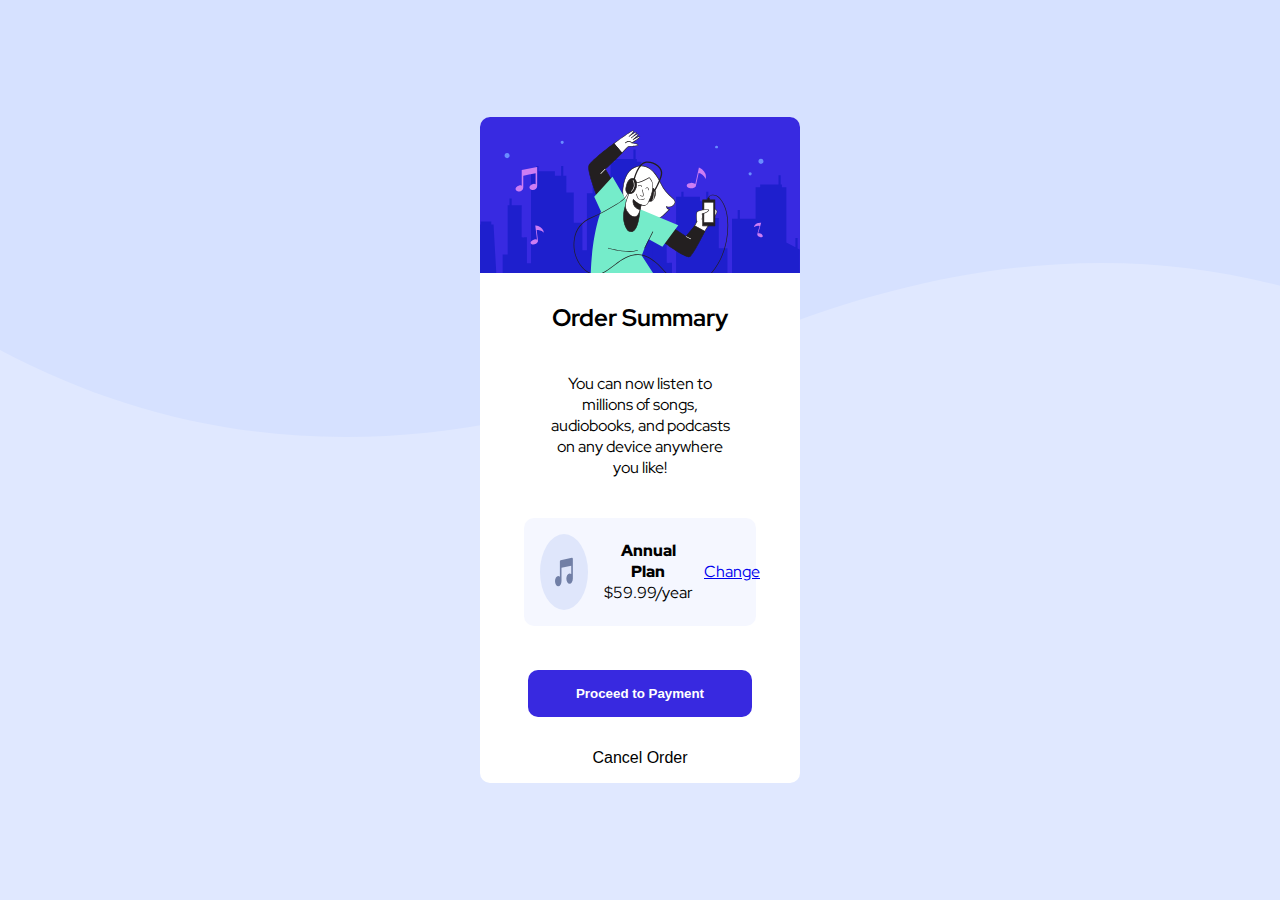
<file: order-summary-component-main/index.html>
<!DOCTYPE html>
<html lang="en">
<head>
  <meta charset="UTF-8">
  <meta name="viewport" content="width=device-width, initial-scale=1.0"> <!-- displays site properly based on user's device -->

  <link rel="icon" type="image/png" sizes="32x32" href="./images/favicon-32x32.png">
  <link rel="stylesheet" href="styles.css">


  <title>Frontend Mentor | Order summary card</title>

</head>
<body>
  <div class="container">
  <img src="images/illustration-hero.svg" class="image">
  <div class="summary">
    <h2>Order Summary</h2>

  <p class="paragraph">You can now listen to millions of songs, audiobooks, and podcasts on any
  device anywhere you like!</p>

  <div class="plan">
    <img src="images/icon-music.svg">
  <div class="price">
  <h2>Annual Plan</h2>
  <p>$59.99/year</p>
</div><!-- end price -->
  <div class="change">
  <a href="#">Change</a>
</div><!-- end change -->
</div><!-- end plan -->
</div> <!-- end summary -->

  <button class="proceed">Proceed to Payment</button>
  <button class="cancel">Cancel Order</button>
</div> <!-- end container -->

</body>
</html>
</file>
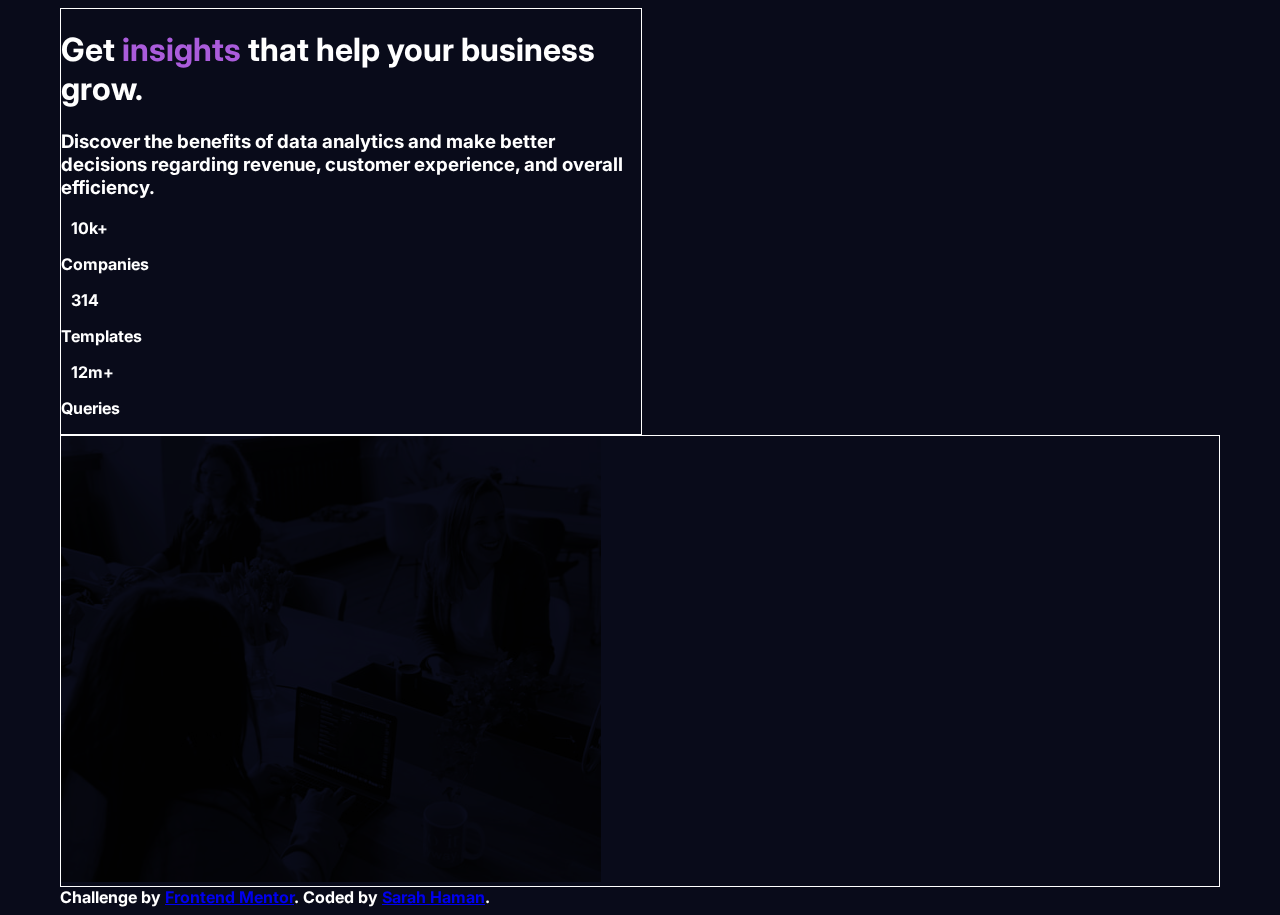
<file: stats-preview-card-component-main/index.html>
<!DOCTYPE html>
<html lang="en">
<head>
  <meta charset="UTF-8">
  <meta name="viewport" content="width=device-width, initial-scale=1.0"> <!-- displays site properly based on user's device -->

  <link rel="icon" type="image/png" sizes="32x32" href="./images/favicon-32x32.png">
  <link rel="stylesheet" href="styles.css">

  <title>Frontend Mentor | Stats preview card component</title>

</head>
<body>

<!--body-->

  <div class="container">
    <div class="words">
    <h1 class="title">Get <span class="purple">insights</span> that help your business grow.</h1>

  <h3>Discover the benefits of data analytics and make better decisions regarding revenue, customer
  experience, and overall efficiency.</h3>

    <p class="stats__number">10k+</p>
    <p class ="stats__heading">Companies</p>

    <p class="stats__number">314</p>
  <p class="stats__heading">Templates</p>

    <p class="stats__number">12m+</p>
    <p class="stats__heading">Queries</p>
</div>

  <div class="photo_container">
      <img src="images/image-header-desktop.jpg" class="photo">

</div>

<!--attribution -->

  <div class="attribution">
    Challenge by <a href="https://www.frontendmentor.io?ref=challenge" target="_blank">Frontend Mentor</a>.
    Coded by <a href="#">Sarah Haman</a>.
  </div>
</body>
</html>
</file>
<file: order-summary-component-main/styles.css>
@import url('https://fonts.googleapis.com/css2?family=Red+Hat+Display&display=swap');
@import url('https://fonts.googleapis.com/css2?family=Red+Hat+Display:wght@700;900&display=swap');
@import url('https://fonts.googleapis.com/css2?family=Red+Hat+Display:wght@900&display=swap');

* {margin: 0; padding: 0;}

body {
  display: flex;
  background: url("images/pattern-background-desktop.svg");
  background-repeat: repeat-x;
  background-color: hsl(225, 100%, 94%);
  height: 100vh;
  width: 100vw;
  justify-content: center;
  align-items: center;
  font-family: 'Red Hat Display', sans-serif;
}

.container {
  display: flex;
  background-color: white;
  flex-direction: column;
  justify-content: center;
  align-items: center;
  border-radius: 10px;
  max-width: 25%;
}

.paragraph {
  padding: 0.5rem;
  margin: 2rem;
}

.image {
  width: 100%;
  border-radius: 10px 10px 0 0;
}

.summary {
  display: flex;
  flex-direction: column;
  justify-content: center;
  font-size: 16px;
  text-align: center;
  margin: 1rem;
  padding: 0.8rem;
}

.plan {
  display: flex;
  width: 80%;
  border-radius: 10px;
  background-color: hsl(225, 100%, 98%);
}

.plan h2 {
  font-size: 1rem;
  font-weight: 900;
  margin: auto;
}

.plan img {
  margin: 0.3rem;
}

.price {
  display: flex;
  flex-direction: column;
  align-items: center;
  justify-content: center;
}

.plan, .price {
  margin: auto;
  padding: 0.7rem;
}

.change {
  margin: auto;
}

.change a:hover {
  text-decoration: none;
}

.proceed {
  border: none;
  border-radius: 10px;
  background-color: hsl(245, 75%, 52%);
  color: #fff;
  font-weight: 700;
  padding: 1rem;
  margin: 1rem;
  width: 70%;
}

.proceed:hover {
  opacity: 0.7;
  cursor: pointer;
}

.cancel {
  font-size: 1rem;
  border: none;
  margin: 1rem;
  background: none;
}

.cancel:hover {
  cursor: pointer;
  color: gray;
}
</file>
<file: stats-preview-card-component-main/styles.css>
@import url('https://fonts.googleapis.com/css2?family=Inter&display=swap');
@import url('https://fonts.googleapis.com/css2?family=Inter&family=Lexend+Deca&display=swap');

body {
   display: flex;
   align-items: center;
   justify-content: center;
   font-family: "Inter", sans-serif;
   font-weight: 700;
   font-size: 1em;
   background-color: hsl(233, 47%, 7%);
   color: hsl(0, 0%, 100%);
 }

.words {
  max-width: 50%;
  border: 1px solid white;
}

.purple {
  color: hsl(277, 64%, 61%);
}

.stats__number {
  margin: 10px;

}

.photo_container {
  border: 1px solid white;
}

.photo {
  width: auto;
  mix-blend-mode: multiply;

.attribution { font-size: 11px; text-align: center; }
.attribution a { color: hsl(228, 45%, 44%); }
</file>
